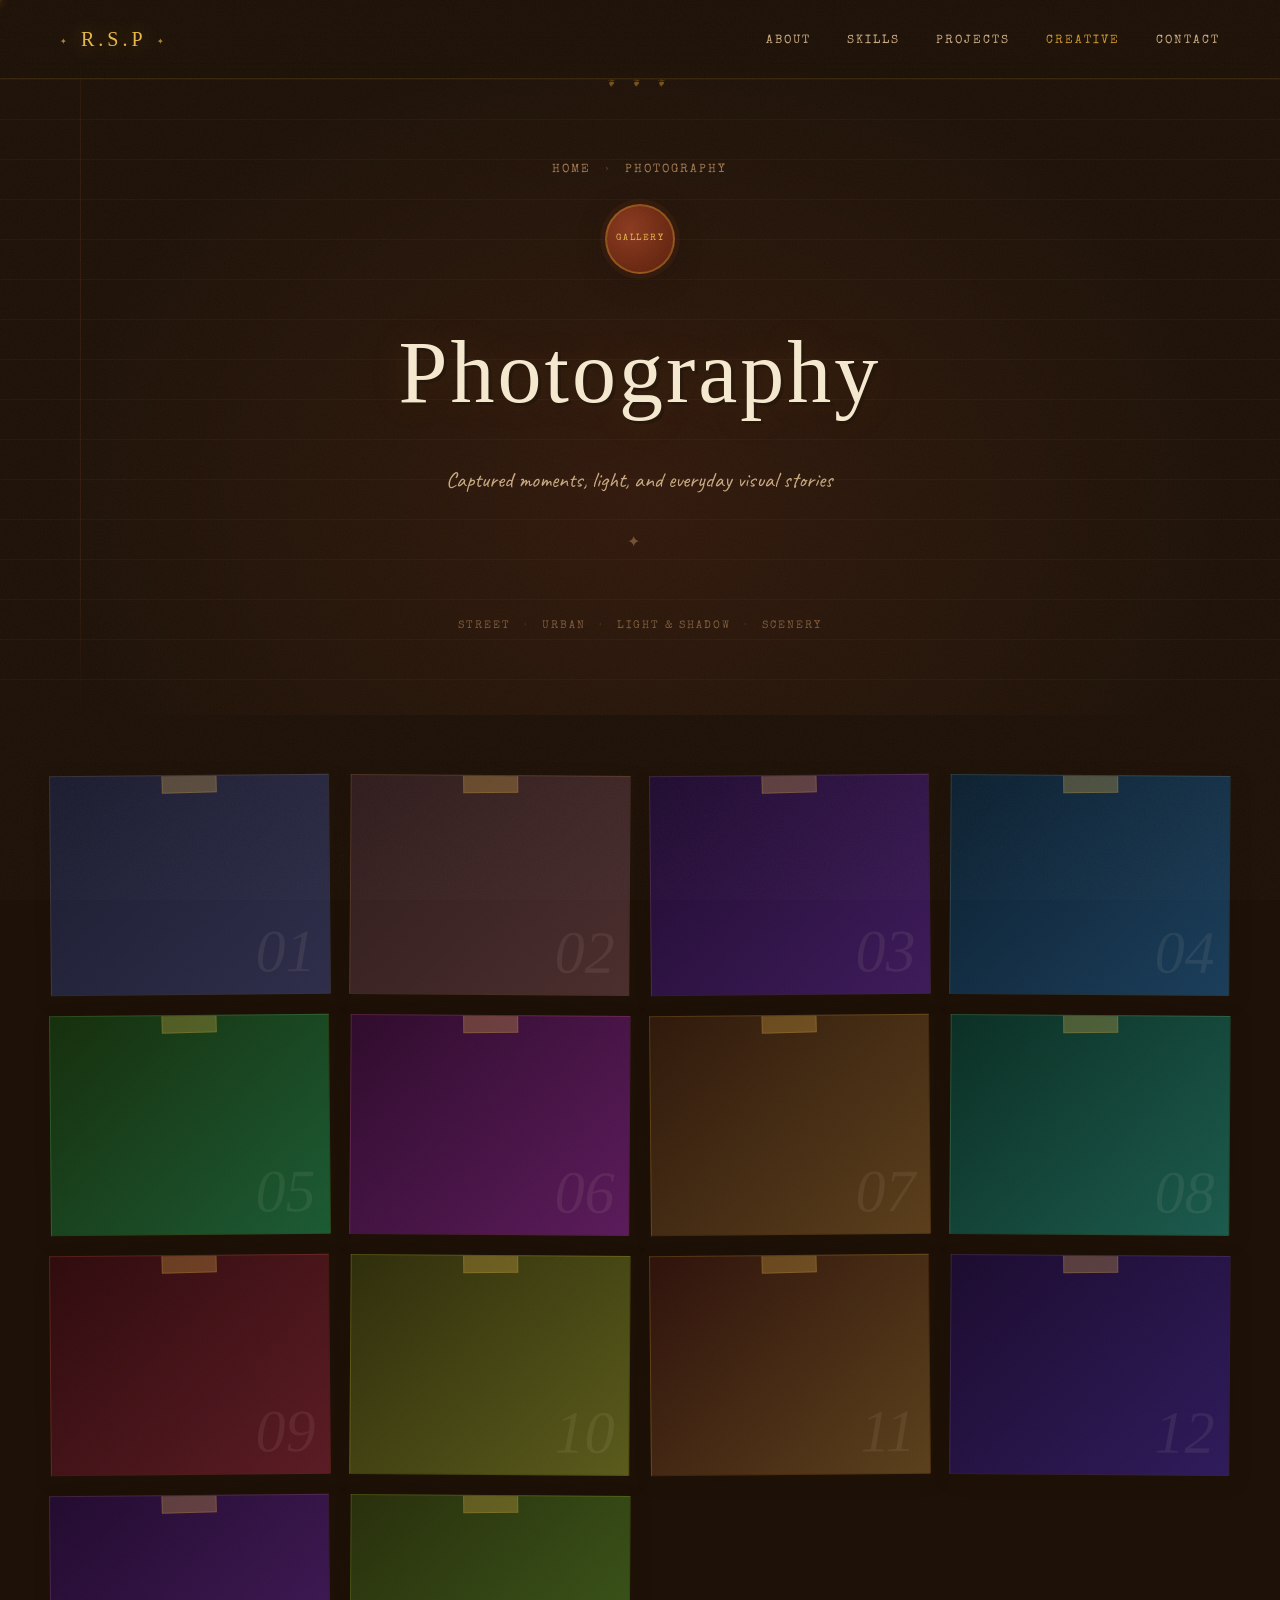
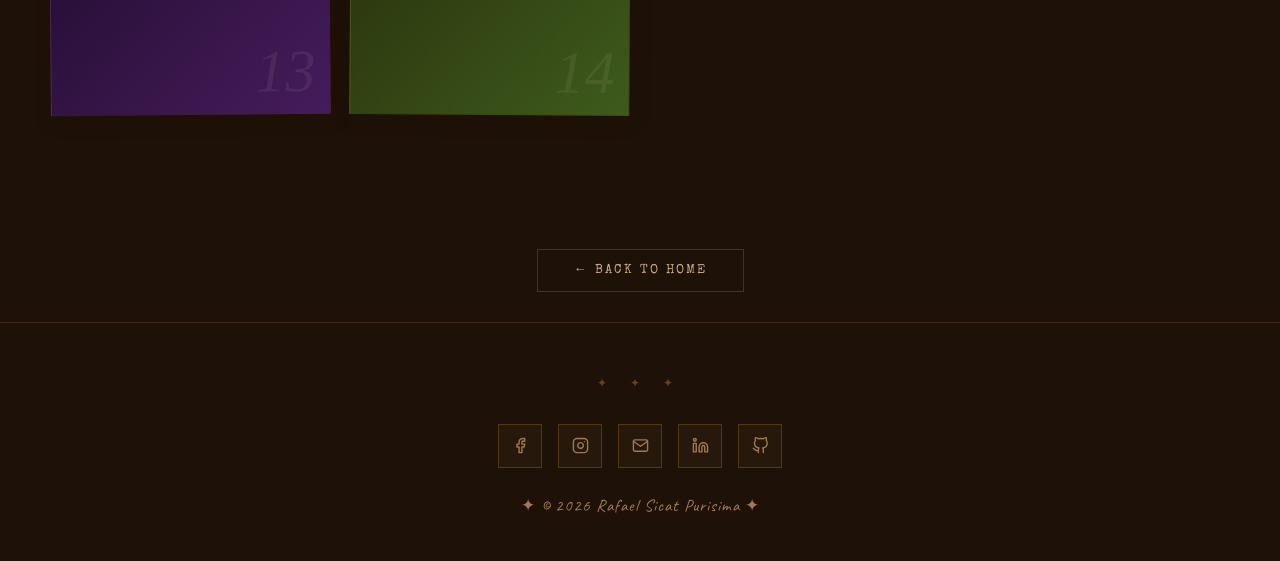
<file: RSPcreative.html>
<!DOCTYPE html>
<html lang="en">
<head>
    <meta charset="UTF-8">
    <meta name="viewport" content="width=device-width, initial-scale=1.0">
    <title>Creative Studio — Rafael Sicat Purisima</title>
    <link rel="stylesheet" href="index.css">
    <link rel="stylesheet" href="RSPcreative.css">
    <link rel="preconnect" href="https://fonts.googleapis.com">
    <link rel="preconnect" href="https://fonts.gstatic.com" crossorigin>
    <link href="https://fonts.googleapis.com/css2?family=Playfair+Display:ital,wght@0,400;0,700;0,900;1,400&family=Cormorant+Garamond:ital,wght@0,300;0,400;0,600;1,300;1,400&family=Special+Elite&family=Caveat:wght@400;500;600;700&family=IM+Fell+English:ital@0;1&display=swap" rel="stylesheet">
</head>
<body class="creative-page">

    <div class="cursor-quill" id="cursor"></div>
    <div id="dust-container"></div>

    <!-- ==================== NAVIGATION ==================== -->
    <nav>
        <div class="logo"><a href="index.html" style="text-decoration:none;color:inherit;">R.S.P</a></div>
        <ul class="nav-links">
            <li><a href="index.html" data-text="About">About</a></li>
            <li><a href="index.html" data-text="Skills">Skills</a></li>
            <li><a href="RSPprojects.html" data-text="Projects">Projects</a></li>
            <li><a href="RSPcreative.html" data-text="Creative" class="nav-active">Creative</a></li>
            <li><a href="index.html#contact" data-text="Contact">Contact</a></li>
        </ul>
    </nav>

    <!-- ==================== PAGE HEADER ==================== -->
<header class="creative-header">
    <div class="header-ruled-lines"></div>
    <div class="header-margin"></div>
    <div class="creative-header-content">
        <p class="breadcrumb"><a href="index.html">Home</a> <span>›</span> Photography</p>
        <div class="header-stamp"><span>Gallery</span></div>
        <h1 class="page-title">Photography</h1>
        <p class="page-subtitle">Captured moments, light, and everyday visual stories</p>
        <div class="ornament-line"><span>✦</span></div>
        <p class="page-meta">
            <span class="meta-tag">Street</span>
            <span class="meta-dot">·</span>
            <span class="meta-tag">Urban</span>
            <span class="meta-dot">·</span>
            <span class="meta-tag">Light & Shadow</span>
            <span class="meta-dot">·</span>
            <span class="meta-tag">Scenery</span>
        </p>
    </div>
</header>

<!-- ==================== MASONRY GALLERY ==================== -->
<main class="creative-main">
    <div class="gallery-grid" id="galleryGrid">

        <div class="gallery-item" data-index="0">
            <div class="gallery-inner" style="--c1:#1a1a2e;--c2:#2d2d4a;">
                <div class="gallery-overlay">
                    <span class="gallery-cat-label">Photography</span>
                    <h3 class="gallery-title">Untitled</h3>
                    <p class="gallery-caption">A captured moment</p>
                    <button class="gallery-open-btn" data-index="0">View ✦</button>
                </div>
                <div class="gallery-tape"></div>
                <div class="gallery-number">01</div>
            </div>
        </div>

        <div class="gallery-item" data-index="1">
            <div class="gallery-inner" style="--c1:#2e1a1a;--c2:#4a2d2d;">
                <div class="gallery-overlay">
                    <span class="gallery-cat-label">Photography</span>
                    <h3 class="gallery-title">Untitled</h3>
                    <p class="gallery-caption">A captured moment</p>
                    <button class="gallery-open-btn" data-index="1">View ✦</button>
                </div>
                <div class="gallery-tape"></div>
                <div class="gallery-number">02</div>
            </div>
        </div>

        <div class="gallery-item" data-index="2">
            <div class="gallery-inner" style="--c1:#1e0a2e;--c2:#3d1a5a;">
                <div class="gallery-overlay">
                    <span class="gallery-cat-label">Photography</span>
                    <h3 class="gallery-title">Untitled</h3>
                    <p class="gallery-caption">A captured moment</p>
                    <button class="gallery-open-btn" data-index="2">View ✦</button>
                </div>
                <div class="gallery-tape"></div>
                <div class="gallery-number">03</div>
            </div>
        </div>

        <div class="gallery-item" data-index="3">
            <div class="gallery-inner" style="--c1:#0a1e2e;--c2:#1a3d5a;">
                <div class="gallery-overlay">
                    <span class="gallery-cat-label">Photography</span>
                    <h3 class="gallery-title">Untitled</h3>
                    <p class="gallery-caption">A captured moment</p>
                    <button class="gallery-open-btn" data-index="3">View ✦</button>
                </div>
                <div class="gallery-tape"></div>
                <div class="gallery-number">04</div>
            </div>
        </div>

        <div class="gallery-item" data-index="4">
            <div class="gallery-inner" style="--c1:#152e0a;--c2:#1a5a33;">
                <div class="gallery-overlay">
                    <span class="gallery-cat-label">Photography</span>
                    <h3 class="gallery-title">Untitled</h3>
                    <p class="gallery-caption">A captured moment</p>
                    <button class="gallery-open-btn" data-index="4">View ✦</button>
                </div>
                <div class="gallery-tape"></div>
                <div class="gallery-number">05</div>
            </div>
        </div>

        <div class="gallery-item" data-index="5">
            <div class="gallery-inner" style="--c1:#2e0a2b;--c2:#5a1a5a;">
                <div class="gallery-overlay">
                    <span class="gallery-cat-label">Photography</span>
                    <h3 class="gallery-title">Untitled</h3>
                    <p class="gallery-caption">A captured moment</p>
                    <button class="gallery-open-btn" data-index="5">View ✦</button>
                </div>
                <div class="gallery-tape"></div>
                <div class="gallery-number">06</div>
            </div>
        </div>

        <div class="gallery-item" data-index="6">
            <div class="gallery-inner" style="--c1:#2e180a;--c2:#5a3e1a;">
                <div class="gallery-overlay">
                    <span class="gallery-cat-label">Photography</span>
                    <h3 class="gallery-title">Untitled</h3>
                    <p class="gallery-caption">A captured moment</p>
                    <button class="gallery-open-btn" data-index="6">View ✦</button>
                </div>
                <div class="gallery-tape"></div>
                <div class="gallery-number">07</div>
            </div>
        </div>

        <div class="gallery-item" data-index="7">
            <div class="gallery-inner" style="--c1:#0a2e23;--c2:#1a5a4c;">
                <div class="gallery-overlay">
                    <span class="gallery-cat-label">Photography</span>
                    <h3 class="gallery-title">Untitled</h3>
                    <p class="gallery-caption">A captured moment</p>
                    <button class="gallery-open-btn" data-index="7">View ✦</button>
                </div>
                <div class="gallery-tape"></div>
                <div class="gallery-number">08</div>
            </div>
        </div>

        <div class="gallery-item" data-index="8">
            <div class="gallery-inner" style="--c1:#2e0a0c;--c2:#5a1a23;">
                <div class="gallery-overlay">
                    <span class="gallery-cat-label">Photography</span>
                    <h3 class="gallery-title">Untitled</h3>
                    <p class="gallery-caption">A captured moment</p>
                    <button class="gallery-open-btn" data-index="8">View ✦</button>
                </div>
                <div class="gallery-tape"></div>
                <div class="gallery-number">09</div>
            </div>
        </div>

        <div class="gallery-item" data-index="9">
            <div class="gallery-inner" style="--c1:#2e2d0a;--c2:#595a1a;">
                <div class="gallery-overlay">
                    <span class="gallery-cat-label">Photography</span>
                    <h3 class="gallery-title">Untitled</h3>
                    <p class="gallery-caption">A captured moment</p>
                    <button class="gallery-open-btn" data-index="9">View ✦</button>
                </div>
                <div class="gallery-tape"></div>
                <div class="gallery-number">10</div>
            </div>
        </div>

        <div class="gallery-item" data-index="10">
            <div class="gallery-inner" style="--c1:#2e110a;--c2:#5a401a;">
                <div class="gallery-overlay">
                    <span class="gallery-cat-label">Photography</span>
                    <h3 class="gallery-title">Untitled</h3>
                    <p class="gallery-caption">A captured moment</p>
                    <button class="gallery-open-btn" data-index="10">View ✦</button>
                </div>
                <div class="gallery-tape"></div>
                <div class="gallery-number">11</div>
            </div>
        </div>

        <div class="gallery-item" data-index="11">
            <div class="gallery-inner" style="--c1:#1b0a2e;--c2:#2d1a5a;">
                <div class="gallery-overlay">
                    <span class="gallery-cat-label">Photography</span>
                    <h3 class="gallery-title">Untitled</h3>
                    <p class="gallery-caption">A captured moment</p>
                    <button class="gallery-open-btn" data-index="11">View ✦</button>
                </div>
                <div class="gallery-tape"></div>
                <div class="gallery-number">12</div>
            </div>
        </div>

         <div class="gallery-item" data-index="12">
            <div class="gallery-inner" style="--c1:#210a2e;--c2:#431a5a;">
                <div class="gallery-overlay">
                    <span class="gallery-cat-label">Photography</span>
                    <h3 class="gallery-title">Untitled</h3>
                    <p class="gallery-caption">A captured moment</p>
                    <button class="gallery-open-btn" data-index="12">View ✦</button>
                </div>
                <div class="gallery-tape"></div>
                <div class="gallery-number">13</div>
            </div>
        </div>

         <div class="gallery-item" data-index="13">
            <div class="gallery-inner" style="--c1:#272e0a;--c2:#3c5a1a;">
                <div class="gallery-overlay">
                    <span class="gallery-cat-label">Photography</span>
                    <h3 class="gallery-title">Untitled</h3>
                    <p class="gallery-caption">A captured moment</p>
                    <button class="gallery-open-btn" data-index="13">View ✦</button>
                </div>
                <div class="gallery-tape"></div>
                <div class="gallery-number">14</div>
            </div>
        </div>

    </div>
</main>

<!-- ==================== LIGHTBOX ==================== -->
<div class="lightbox-backdrop" id="lightboxBackdrop">
  <div class="lightbox-container" id="lightboxContainer">

    <!-- Close button -->
    <button class="lightbox-close" id="lightboxClose">✕</button>

    <!-- Navigation arrows -->
    <button class="lightbox-arrow lightbox-arrow--left" id="lightboxPrev">‹</button>
    <button class="lightbox-arrow lightbox-arrow--right" id="lightboxNext">›</button>

    <!-- Main visual -->
    <div class="lightbox-visual" id="lightboxVisual">
      <div class="lightbox-film-strip" id="lightboxFilm">
        <div class="film-hole film-hole--tl"></div>
        <div class="film-hole film-hole--tr"></div>
        <div class="film-hole film-hole--bl"></div>
        <div class="film-hole film-hole--br"></div>
        <div class="lightbox-image-area" id="lightboxImageArea"></div>
      </div>
    </div>

    <!-- Info panel -->
    <div class="lightbox-panel" id="lightboxPanel">
      <div class="lightbox-panel-inner">
        <span class="lightbox-cat" id="lightboxCat"></span>
        <h2 class="lightbox-title" id="lightboxTitle"></h2>
        <p class="lightbox-caption" id="lightboxCaption"></p>
        <div class="ornament-line"><span>✦</span></div>
        <p class="lightbox-desc" id="lightboxDesc"></p>
        <div class="lightbox-meta" id="lightboxMeta"></div>
        <div class="lightbox-counter" id="lightboxCounter"></div>
      </div>
    </div>

  </div>
</div>

    <!-- ==================== BACK BUTTON ==================== -->
    <div class="back-to-home">
        <a href="index.html" class="back-btn">← Back to Home</a>
    </div>

    <footer>
        <div class="footer-socials">
            <a href="https://www.facebook.com/rafael.purisima.29" target="_blank" title="Facebook">
                <svg viewBox="0 0 24 24" fill="none" stroke="currentColor" stroke-width="2" stroke-linecap="round" stroke-linejoin="round"><path d="M18 2h-3a5 5 0 0 0-5 5v3H7v4h3v8h4v-8h3l1-4h-4V7a1 1 0 0 1 1-1h3z"/></svg>
            </a>
            <a href="https://www.instagram.com/rafael_purisima/" target="_blank" title="Instagram">
                <svg viewBox="0 0 24 24" fill="none" stroke="currentColor" stroke-width="2" stroke-linecap="round" stroke-linejoin="round"><rect x="2" y="2" width="20" height="20" rx="5" ry="5"/><path d="M16 11.37A4 4 0 1 1 12.63 8 4 4 0 0 1 16 11.37z"/><line x1="17.5" y1="6.5" x2="17.51" y2="6.5"/></svg>
            </a>
            <a href="mailto:purisimarafael4@gmail.com" title="Email Me">
                <svg viewBox="0 0 24 24" fill="none" stroke="currentColor" stroke-width="2" stroke-linecap="round" stroke-linejoin="round"> <path d="M4 4h16c1.1 0 2 .9 2 2v12c0 1.1-.9 2-2 2H4c-1.1 0-2-.9-2-2V6c0-1.1.9-2 2-2z"/> <polyline points="22,6 12,13 2,6"/></svg>
            </a>
            <a href="https://www.linkedin.com/in/rafael-purisima-316452318/" target="_blank" title="LinkedIn">
                <svg viewBox="0 0 24 24" fill="none" stroke="currentColor" stroke-width="2" stroke-linecap="round" stroke-linejoin="round"><path d="M16 8a6 6 0 0 1 6 6v7h-4v-7a2 2 0 0 0-2-2 2 2 0 0 0-2 2v7h-4v-7a6 6 0 0 1 6-6z"/><rect x="2" y="9" width="4" height="12"/><circle cx="4" cy="4" r="2"/></svg>
            </a>
            <a href="https://github.com/Rafael2023272" target="_blank" title="GitHub">
                <svg viewBox="0 0 24 24" fill="none" stroke="currentColor" stroke-width="2" stroke-linecap="round" stroke-linejoin="round"><path d="M9 19c-5 1.5-5-2.5-7-3m14 6v-3.87a3.37 3.37 0 0 0-.94-2.61c3.14-.35 6.44-1.54 6.44-7A5.44 5.44 0 0 0 20 4.77 5.07 5.07 0 0 0 19.91 1S18.73.65 16 2.48a13.38 13.38 0 0 0-7 0C6.27.65 5.09 1 5.09 1A5.07 5.07 0 0 0 5 4.77a5.44 5.44 0 0 0-1.5 3.78c0 5.42 3.3 6.61 6.44 7A3.37 3.37 0 0 0 9 18.13V22"/></svg>
            </a>
        </div>
        <p>✦ &copy; 2026 Rafael Sicat Purisima ✦</p>
    </footer>

    <script src="index.js"></script>
    <script src="RSPcreative.js"></script>
</body>
</html>
</file>
<file: index.css>
@import url('https://fonts.googleapis.com/css2?family=Playfair+Display:ital,wght@0,400;0,500;0,700;0,900;1,400;1,700&family=Cormorant+Garamond:ital,wght@0,300;0,400;0,500;0,600;1,300;1,400;1,600&family=Special+Elite&family=Caveat:wght@400;500;600;700&family=IM+Fell+English:ital@0;1&display=swap');

/* ===================== VARIABLES ===================== */
:root {
    --espresso:   #1e1208;
    --mocha:      #3b2314;
    --sepia:      #6b4a2e;
    --tan:        #a07850;
    --beige:      #c9aa82;
    --cream:      #ede0c4;
    --parchment:  #f5ead0;
    --ivory:      #fdf6e3;
    --gold:       #c9922a;
    --gold-light: #e8b84b;
    --rust:       #8b3a1f;
    --ink:        #2a1a0e;
    --aged-white: #f0e6cc;
    --shadow:     rgba(30,18,8,0.6);
}

/* ===================== RESET ===================== */
*, *::before, *::after { margin: 0; padding: 0; box-sizing: border-box; }
html { scroll-behavior: smooth; }

/* ===================== BODY ===================== */
body {
    font-family: 'Cormorant Garamond', serif;
    background-color: var(--espresso);
    color: var(--ink);
    line-height: 1.7;
    overflow-x: hidden;
    position: relative;
    cursor: none;
}

/* ===================== CUSTOM CURSOR ===================== */
.cursor-quill {
    position: fixed;
    width: 20px; height: 20px;
    pointer-events: none;
    z-index: 99999;
    transform: translate(-50%, -50%);
    transition: transform 0.1s ease;
}
.cursor-quill::before {
    content: '✦';
    font-size: 14px;
    color: var(--gold);
    text-shadow: 0 0 8px rgba(201,146,42,0.8);
    display: block;
    animation: cursorPulse 2s ease-in-out infinite;
}
@keyframes cursorPulse {
    0%,100% { opacity: 1; transform: scale(1); }
    50%      { opacity: 0.6; transform: scale(1.4); }
}

/* ===================== PAPER TEXTURE OVERLAY ===================== */
body::before {
    content: '';
    position: fixed; inset: 0;
    background-image:
        url("data:image/svg+xml,%3Csvg xmlns='http://www.w3.org/2000/svg' width='300' height='300'%3E%3Cfilter id='paper'%3E%3CfeTurbulence type='fractalNoise' baseFrequency='0.65' numOctaves='3' stitchTiles='stitch'/%3E%3CfeColorMatrix type='saturate' values='0'/%3E%3C/filter%3E%3Crect width='300' height='300' filter='url(%23paper)' opacity='0.07'/%3E%3C/svg%3E");
    pointer-events: none; z-index: 9998;
    opacity: 0.5;
    animation: grain 12s steps(8) infinite;
}
@keyframes grain {
    0%,100% { transform: translate(0,0) rotate(0deg); }
    12%     { transform: translate(-3%, -8%); }
    25%     { transform: translate(-10%, 4%); }
    37%     { transform: translate(5%, -18%); }
    50%     { transform: translate(-4%, 20%); }
    62%     { transform: translate(-12%, 8%); }
    75%     { transform: translate(12%, 0%); }
    87%     { transform: translate(2%, 12%); }
}

/* ===================== FLOATING DUST PARTICLES ===================== */
.dust-particle {
    position: fixed;
    width: 2px; height: 2px;
    background: var(--gold-light);
    border-radius: 50%;
    pointer-events: none;
    z-index: 9997;
    opacity: 0;
    animation: floatDust linear infinite;
}
@keyframes floatDust {
    0%   { transform: translateY(100vh) translateX(0); opacity: 0; }
    10%  { opacity: 0.4; }
    90%  { opacity: 0.2; }
    100% { transform: translateY(-10vh) translateX(40px); opacity: 0; }
}

/* ===================== NAVIGATION ===================== */
nav {
    position: fixed; top: 0; width: 100%;
    padding: 22px 60px;
    display: flex; justify-content: space-between; align-items: center;
    z-index: 1000;
    background: linear-gradient(180deg, rgba(30,18,8,0.98) 0%, transparent 100%);
    backdrop-filter: blur(12px);
    border-bottom: 1px solid rgba(201,146,42,0.15);
}
nav::after {
    content: '❦ ❦ ❦';
    position: absolute; bottom: -14px; left: 50%;
    transform: translateX(-50%);
    color: var(--gold); font-size: 10px; letter-spacing: 8px;
    opacity: 0.5;
}
.logo {
    font-family: 'IM Fell English', serif;
    font-size: 20px; font-weight: 400;
    letter-spacing: 4px; color: var(--gold-light);
    text-transform: uppercase;
    text-shadow: 0 0 20px rgba(232,184,75,0.4);
    position: relative;
}
.logo::before {
    content: '✦';
    font-size: 8px; margin-right: 10px;
    vertical-align: middle; opacity: 0.7;
}
.logo::after {
    content: '✦';
    font-size: 8px; margin-left: 10px;
    vertical-align: middle; opacity: 0.7;
}
.nav-links { display: flex; gap: 36px; list-style: none; }
.nav-links a {
    color: var(--beige); text-decoration: none;
    font-family: 'Special Elite', cursive;
    font-size: 12px; letter-spacing: 2px;
    text-transform: uppercase;
    position: relative; transition: color .4s;
}
.nav-links a::before {
    content: attr(data-text);
    position: absolute; top: 0; left: 0;
    color: var(--gold-light);
    clip-path: inset(0 100% 0 0);
    transition: clip-path 0.4s ease;
    white-space: nowrap;
}
.nav-links a:hover { color: transparent; }
.nav-links a:hover::before { clip-path: inset(0 0% 0 0); }

/* ===================== BURGER BUTTON ===================== */
.nav-burger {
    display: none;
    flex-direction: column;
    justify-content: center;
    align-items: center;
    gap: 5px;
    width: 42px; height: 42px;
    background: transparent;
    border: 1px solid rgba(201,146,42,0.3);
    cursor: pointer;
    padding: 0;
    position: relative;
    z-index: 1100;
    transition: border-color 0.3s;
}
.nav-burger:hover {
    border-color: rgba(201,146,42,0.7);
}
.nav-burger span {
    display: block;
    width: 20px; height: 1.5px;
    background: var(--gold-light);
    transition: transform 0.4s cubic-bezier(0.23,1,0.32,1), opacity 0.3s, width 0.3s;
    transform-origin: center;
}
.nav-burger span:nth-child(2) {
    width: 14px; /* shorter middle line for style */
}

/* Burger → X animation */
.nav-burger.open span:nth-child(1) {
    transform: translateY(6.5px) rotate(45deg);
    width: 20px;
}
.nav-burger.open span:nth-child(2) {
    opacity: 0;
    transform: scaleX(0);
}
.nav-burger.open span:nth-child(3) {
    transform: translateY(-6.5px) rotate(-45deg);
    width: 20px;
}

/* ===================== MOBILE NAV OVERLAY ===================== */
@media (max-width: 900px) {
    .nav-burger { display: flex; }

    .nav-links {
        position: fixed;
        top: 0; left: 0;
        width: 100%;
        height: 100vh;          /* ← must be explicit, not inset:0 */
        min-height: 100vh;
        flex-direction: column;
        justify-content: center;
        align-items: center;
        gap: 0;
        list-style: none;
        padding: 80px 0 60px;   /* ← room for top/bottom ornaments */
        margin: 0;
        overflow-y: auto;       /* ← scroll if screen is very short */
        background:
            repeating-linear-gradient(
                180deg,
                transparent 0px, transparent 29px,
                rgba(160,120,80,0.07) 29px, rgba(160,120,80,0.07) 30px
            ),
            linear-gradient(160deg, rgba(20,12,4,0.98) 0%, rgba(35,20,8,0.99) 100%);
        backdrop-filter: blur(20px);
        z-index: 1050;

        clip-path: inset(0 0 100% 0);
        pointer-events: none;
        transition: clip-path 0.55s cubic-bezier(0.23,1,0.32,1);
    }

     .nav-links.open {
        clip-path: inset(0 0 0% 0);
        pointer-events: all;
    }

    .nav-links li {
        width: 100%;
        text-align: center;
        border-bottom: 1px solid rgba(160,120,80,0.12);
        opacity: 0;
        transform: translateY(16px);
        transition: opacity 0.4s ease, transform 0.4s ease;
    }

    /* Staggered reveal per item */
    .nav-links.open li:nth-child(1) { transition-delay: 0.08s; opacity: 1; transform: none; }
    .nav-links.open li:nth-child(2) { transition-delay: 0.13s; opacity: 1; transform: none; }
    .nav-links.open li:nth-child(3) { transition-delay: 0.18s; opacity: 1; transform: none; }
    .nav-links.open li:nth-child(4) { transition-delay: 0.23s; opacity: 1; transform: none; }
    .nav-links.open li:nth-child(5) { transition-delay: 0.28s; opacity: 1; transform: none; }
    .nav-links.open li:nth-child(6) { transition-delay: 0.33s; opacity: 1; transform: none; }
    .nav-links.open li:nth-child(7) { transition-delay: 0.38s; opacity: 1; transform: none; }

    .nav-links a {
        display: block;
        padding: 22px 40px;
        font-size: 13px; letter-spacing: 4px;
    }

    .nav-links .nav-cv-btn {
        margin: 28px auto 0;
        display: block;
    }

    /* Ornamental label above links */
    .nav-links::before {
        content: '✦  Navigation  ✦';
        font-family: 'Special Elite', cursive;
        font-size: 10px; letter-spacing: 6px;
        color: var(--gold);
        opacity: 0.5;
        position: absolute;
        top: 38px; left: 50%;
        transform: translateX(-50%);
        white-space: nowrap;
    }

    /* Ornament bottom */
    .nav-links::after {
        content: '❦ ❦ ❦';
        font-size: 10px; letter-spacing: 8px;
        color: var(--gold);
        opacity: 0.3;
        position: absolute;
        bottom: 38px; left: 50%;
        transform: translateX(-50%);
    }
}

/* ===================== HERO — OPEN DIARY PAGE ===================== */
.hero {
    min-height: 100vh;
    display: flex; flex-direction: column;
    justify-content: center; align-items: center;
    text-align: center;
    padding: 120px 40px 80px;
    position: relative; overflow: hidden;
    background: radial-gradient(ellipse at 50% 60%, rgba(107,74,46,0.3) 0%, transparent 70%);
}

/* Ruled lines background */
.hero::after {
    content: '';
    position: absolute; inset: 0;
    background-image: repeating-linear-gradient(
        transparent,
        transparent 39px,
        rgba(201,146,42,0.06) 39px,
        rgba(201,146,42,0.06) 40px
    );
    pointer-events: none;
}

/* Red margin line */
.hero-margin-line {
    position: absolute;
    left: 80px; top: 0; bottom: 0;
    width: 1px;
    background: linear-gradient(180deg, transparent, rgba(139,58,31,0.25) 20%, rgba(139,58,31,0.25) 80%, transparent);
}

.hero-content {
    position: relative; z-index: 1;
    max-width: 900px;
    animation: diaryOpen 1.4s cubic-bezier(0.23, 1, 0.32, 1) forwards;
}
@keyframes diaryOpen {
    0%   { opacity: 0; transform: translateY(60px) rotateX(8deg); filter: blur(4px); }
    100% { opacity: 1; transform: translateY(0) rotateX(0deg); filter: blur(0); }
}

/* Decorative stamp / wax seal effect */
.hero-stamp {
    width: 90px; height: 90px;
    border-radius: 50%;
    background: radial-gradient(circle at 35% 35%, var(--rust), #5a1e0a);
    border: 3px solid rgba(201,146,42,0.5);
    display: flex; align-items: center; justify-content: center;
    margin: 0 auto 30px;
    position: relative;
    box-shadow: 0 0 0 6px rgba(139,58,31,0.15), 0 8px 30px rgba(30,18,8,0.6);
    animation: stampDrop 0.6s 0.8s cubic-bezier(0.34, 1.56, 0.64, 1) both;
}
@keyframes stampDrop {
    0%   { transform: scale(0) rotate(-20deg); opacity: 0; }
    100% { transform: scale(1) rotate(0deg); opacity: 1; }
}
.hero-stamp::before {
    content: '✦ RSP ✦';
    font-family: 'Special Elite', cursive;
    font-size: 9px; letter-spacing: 2px;
    color: var(--gold-light); text-align: center;
    line-height: 1.4;
}
.hero-stamp::after {
    content: '';
    position: absolute; inset: 6px;
    border-radius: 50%;
    border: 1px solid rgba(201,146,42,0.35);
}

.hero h1 {
    font-family: 'IM Fell English', serif;
    font-size: clamp(38px, 6.5vw, 88px);
    font-weight: 400; letter-spacing: 2px;
    margin-bottom: 16px;
    color: var(--parchment);
    text-shadow: 3px 3px 0 rgba(30,18,8,0.5), 0 0 40px rgba(201,146,42,0.2);
    line-height: 1.15;
    animation: inkDry 2s 0.4s ease both;
}
@keyframes inkDry {
    0%  { opacity: 0; filter: blur(2px) brightness(2); }
    40% { opacity: 1; filter: blur(0) brightness(1.3); }
    100%{ filter: blur(0) brightness(1); }
}

/* Underline with ink effect */
.hero h1 span {
    position: relative; display: inline-block;
}
.hero h1 span::after {
    content: '';
    position: absolute; bottom: -4px; left: 0; right: 0;
    height: 2px;
    background: linear-gradient(90deg, transparent 5%, var(--gold) 20%, var(--gold-light) 50%, var(--gold) 80%, transparent 95%);
    animation: inkUnderline 1s 1.6s ease-out both;
    transform-origin: left;
}
@keyframes inkUnderline {
    from { transform: scaleX(0); }
    to   { transform: scaleX(1); }
}

.hero .subtitle {
    font-family: 'Caveat', cursive;
    font-size: clamp(20px, 3vw, 30px);
    color: var(--tan); letter-spacing: 2px;
    margin-bottom: 28px; font-weight: 500;
    opacity: 0; animation: fadeInUp 0.8s 1.2s ease-out forwards;
}

.hero .tagline {
    font-family: 'Cormorant Garamond', serif;
    font-size: clamp(15px, 2vw, 19px);
    color: var(--cream); font-style: italic;
    max-width: 650px; margin: 0 auto 40px;
    letter-spacing: 0.5px; line-height: 2;
    font-weight: 300;
    opacity: 0; animation: fadeInUp 0.8s 1.5s ease-out forwards;
}

/* Date stamp */
.hero-date {
    font-family: 'Special Elite', cursive;
    font-size: 12px; color: var(--tan);
    letter-spacing: 3px; opacity: 0.6;
    margin-bottom: 40px;
    animation: fadeInUp 0.8s 1.8s ease-out forwards; opacity: 0;
}

@keyframes fadeInUp {
    from { opacity: 0; transform: translateY(20px); }
    to   { opacity: 1; transform: translateY(0); }
}

.cta-button {
    display: inline-block; padding: 16px 46px;
    font-family: 'Special Elite', cursive;
    font-size: 13px; letter-spacing: 3px; text-transform: uppercase;
    color: var(--gold-light); text-decoration: none;
    border: 1px solid var(--gold); position: relative;
    background: transparent; overflow: hidden;
    transition: color .5s;
    opacity: 0; animation: fadeInUp 0.8s 2s ease-out forwards;
}
.cta-button::before {
    content: '';
    position: absolute; top: 0; left: -100%;
    width: 100%; height: 100%;
    background: linear-gradient(135deg, var(--gold) 0%, var(--tan) 100%);
    transition: left .5s cubic-bezier(0.23, 1, 0.32, 1); z-index: -1;
}
.cta-button:hover { color: var(--espresso); }
.cta-button:hover::before { left: 0; }
/* Corner ornaments on button */
.cta-button::after {
    content: '✦';
    position: absolute; right: 12px; top: 50%; transform: translateY(-50%);
    font-size: 10px; color: var(--gold); transition: color .5s;
}
.cta-button:hover::after { color: var(--espresso); }

/* ===================== TORN PAPER DIVIDER ===================== */
.torn-divider {
    width: 100%; height: 60px;
    position: relative; overflow: hidden;
    margin: 0;
}
.torn-divider svg {
    width: 100%; height: 100%;
    display: block;
}

/* ===================== PAPER PAGE SECTIONS ===================== */
.page-section {
    background: var(--parchment);
    position: relative;
    padding: 0;
    margin: 0;
    overflow: hidden;
}
.page-section::before {
    content: '';
    position: absolute; inset: 0;
    background-image:
        repeating-linear-gradient(transparent, transparent 29px, rgba(160,120,80,0.12) 29px, rgba(160,120,80,0.12) 30px);
    pointer-events: none; z-index: 0;
}

/* Left binding shadow */
.page-section::after {
    content: '';
    position: absolute; top: 0; left: 0; bottom: 0;
    width: 50px;
    background: linear-gradient(90deg, rgba(30,18,8,0.12) 0%, transparent 100%);
    pointer-events: none;
}

/* Red margin line on paper sections */
.page-margin {
    position: absolute; left: 60px; top: 0; bottom: 0;
    width: 1px;
    background: rgba(139,58,31,0.2);
    z-index: 1;
}

section {
    padding: 100px 80px;
    position: relative; z-index: 1;
    max-width: 1300px;
    margin: 0 auto;
}

.section-title {
    font-family: 'IM Fell English', serif;
    font-size: clamp(32px, 5vw, 64px);
    font-weight: 400; text-align: center;
    margin-bottom: 12px; letter-spacing: 2px;
    color: var(--mocha);
    text-shadow: 2px 2px 0 rgba(201,146,42,0.15);
    position: relative;
}
.section-title::before,
.section-title::after {
    content: '— ';
    font-family: 'Caveat', cursive;
    font-size: 0.6em; color: var(--tan); opacity: 0.7;
}
.section-title::after { content: ' —'; }

.section-subtitle {
    text-align: center;
    font-family: 'Caveat', cursive;
    font-size: 22px; color: var(--sepia);
    margin-bottom: 20px; letter-spacing: 1px;
    font-weight: 500;
}

/* ===================== ORNAMENTAL DIVIDERS ===================== */
.ornament-line {
    text-align: center; margin: 30px 0 60px;
    color: var(--tan); font-size: 16px; letter-spacing: 12px;
    opacity: 0.6;
}

/* ===================== ABOUT ===================== */
.about-layout {
    display: grid;
    grid-template-columns: 1fr 1.5fr;
    gap: 80px; align-items: start;
    max-width: 1050px; margin: 0 auto;
}

.about-portrait-wrap {
    position: relative;
    display: flex; justify-content: center;
}

/* Tape strips */
.tape-strip {
    position: absolute;
    width: 80px; height: 28px;
    background: rgba(232,184,75,0.35);
    z-index: 10;
    border: 1px solid rgba(232,184,75,0.2);
    backdrop-filter: blur(1px);
}
.tape-strip.top-l { top: -8px; left: 30px; transform: rotate(-3deg); }
.tape-strip.top-r { top: -6px; right: 30px; transform: rotate(4deg); }
.tape-strip.bot-l { bottom: -8px; left: 40px; transform: rotate(2deg); }
.tape-strip.bot-r { bottom: -6px; right: 25px; transform: rotate(-5deg); }

.portrait-frame {
    position: relative;
    width: 290px; height: 370px;
    box-shadow: 6px 8px 30px rgba(30,18,8,0.4), 2px 2px 0 rgba(201,146,42,0.2);
    transform: rotate(-1.5deg);
    transition: transform 0.5s ease, box-shadow 0.5s ease;
}
.portrait-frame:hover {
    transform: rotate(0deg) scale(1.02);
    box-shadow: 10px 14px 40px rgba(30,18,8,0.5), 2px 2px 0 rgba(201,146,42,0.3);
}
.portrait-frame img {
    width: 100%; height: 100%;
    object-fit: cover; display: block;
    filter: sepia(30%) contrast(1.05) brightness(0.95) saturate(1.2);
    transition: filter 0.6s ease;
}
.portrait-frame:hover img {
    filter: sepia(15%) contrast(1.08) brightness(0.98) saturate(1);
}
.portrait-vignette {
    position: absolute; inset: 0;
    background: radial-gradient(ellipse at center, transparent 55%, rgba(30,18,8,0.45) 100%);
    pointer-events: none;
}
/* Photo border */
.portrait-frame::before {
    content: '';
    position: absolute; inset: 10px;
    border: 1px solid rgba(201,146,42,0.2);
    pointer-events: none; z-index: 2;
}

/* Handwritten caption under photo */
.photo-caption {
    text-align: center; margin-top: 30px;
    font-family: 'Caveat', cursive;
    font-size: 18px; color: var(--sepia);
    transform: rotate(-1deg);
}

.about-content {
    position: relative;
}

/* Sticky note */
.sticky-note {
    background: rgba(232,184,75,0.2);
    border-left: 3px solid var(--gold);
    padding: 16px 20px;
    margin-bottom: 30px;
    transform: rotate(0.5deg);
    font-family: 'Caveat', cursive;
    font-size: 19px; color: var(--mocha);
    line-height: 1.5;
    box-shadow: 2px 4px 12px rgba(30,18,8,0.1);
    transition: transform 0.3s ease;
}
.sticky-note:hover { transform: rotate(0deg) scale(1.01); }

.about-content p {
    font-family: 'Cormorant Garamond', serif;
    font-size: 18px; line-height: 2.1;
    color: var(--mocha); margin-bottom: 24px;
    letter-spacing: 0.3px;
}
.about-content .highlight {
    color: var(--rust); font-weight: 600;
    border-bottom: 1px dotted var(--rust);
}

/* Ink underline text emphasis */
.ink-underline {
    position: relative; display: inline;
}
.ink-underline::after {
    content: '';
    position: absolute; bottom: -2px; left: 0; right: 0;
    height: 1px;
    background: var(--sepia); opacity: 0.5;
}

/* ===================== SKILLS ===================== */
.skills-grid {
    display: grid;
    grid-template-columns: repeat(3, 1fr);
    gap: 36px; margin-top: 20px;
}

.skill-card {
    background: var(--ivory);
    border: 1px solid rgba(160,120,80,0.3);
    padding: 36px 28px;
    position: relative;
    transition: all 0.5s cubic-bezier(0.23, 1, 0.32, 1);
    box-shadow: 3px 5px 20px rgba(30,18,8,0.12);
    transform-origin: center;
}
/* Folded corner effect */
.skill-card::before {
    content: '';
    position: absolute; bottom: 0; right: 0;
    width: 0; height: 0;
    border-style: solid;
    border-width: 0 0 32px 32px;
    border-color: transparent transparent var(--parchment) transparent;
    z-index: 2;
    filter: drop-shadow(-2px -2px 3px rgba(30,18,8,0.15));
    transition: border-width 0.3s ease;
}
.skill-card::after {
    content: '';
    position: absolute; top: 0; left: 0;
    height: 3px; width: 0;
    background: linear-gradient(90deg, var(--rust), var(--gold));
    transition: width 0.4s ease;
}
.skill-card:hover {
    transform: translateY(-8px) rotate(0.3deg);
    box-shadow: 6px 12px 35px rgba(30,18,8,0.2);
    border-color: var(--tan);
}
.skill-card:hover::before { border-width: 0 0 48px 48px; }
.skill-card:hover::after { width: 100%; }

.skill-card h3 {
    font-family: 'IM Fell English', serif;
    font-size: 22px; margin-bottom: 20px;
    color: var(--rust); letter-spacing: 1px;
    padding-bottom: 10px;
    border-bottom: 1px dashed rgba(160,120,80,0.4);
}
.skill-card ul { list-style: none; }
.skill-card li {
    padding: 7px 0 7px 22px;
    font-family: 'Cormorant Garamond', serif;
    color: var(--mocha); font-size: 16px;
    letter-spacing: 0.3px; position: relative;
    transition: color 0.3s, transform 0.3s;
}
.skill-card li::before {
    content: '✦';
    position: absolute; left: 0;
    color: var(--gold); font-size: 9px;
    top: 10px;
}
.skill-card:hover li { color: var(--ink); }

/* ===================== PROJECTS ===================== */
.projects-grid {
    display: grid;
    grid-template-columns: repeat(auto-fit, minmax(340px, 1fr));
    gap: 44px; margin-top: 20px;
}

.project-card {
    position: relative; overflow: hidden;
    background: var(--ivory);
    border: 1px solid rgba(160,120,80,0.25);
    box-shadow: 4px 6px 24px rgba(30,18,8,0.15);
    transition: transform 0.5s cubic-bezier(0.23, 1, 0.32, 1), box-shadow 0.5s;
    cursor: pointer;
}
/* Lined paper inside */
.project-card::before {
    content: '';
    position: absolute; inset: 0;
    background-image: repeating-linear-gradient(transparent, transparent 24px, rgba(160,120,80,0.08) 24px, rgba(160,120,80,0.08) 25px);
    pointer-events: none;
}
.project-card:hover {
    transform: translateY(-8px) rotate(-0.5deg);
    box-shadow: 8px 16px 40px rgba(30,18,8,0.25);
}

.project-image-area {
    height: 200px;
    background: linear-gradient(135deg, var(--mocha) 0%, var(--sepia) 60%, var(--tan) 100%);
    position: relative; overflow: hidden;
    display: flex; align-items: center; justify-content: center;
}
.project-image-area::after {
    content: '';
    position: absolute; inset: 0;
    background: linear-gradient(180deg, transparent 40%, rgba(30,18,8,0.5) 100%);
}
.project-number {
    font-family: 'IM Fell English', serif;
    font-size: 80px; font-style: italic;
    color: rgba(245,234,208,0.12);
    line-height: 1; user-select: none;
    position: relative; z-index: 1;
}

.project-body {
    padding: 28px; position: relative; z-index: 1;
}
.project-body h3 {
    font-family: 'IM Fell English', serif;
    font-size: 24px; color: var(--mocha);
    margin-bottom: 10px; letter-spacing: 0.5px;
}
.project-body p {
    font-family: 'Cormorant Garamond', serif;
    color: var(--sepia); font-size: 15px;
    margin-bottom: 18px; line-height: 1.7; font-style: italic;
}
.project-tech { display: flex; flex-wrap: wrap; gap: 7px; margin-bottom: 18px; }
.tech-tag {
    font-family: 'Special Elite', cursive;
    font-size: 10px; padding: 3px 10px;
    border: 1px solid var(--tan); color: var(--sepia);
    letter-spacing: 1.5px; text-transform: uppercase;
    background: rgba(201,146,42,0.08);
    transition: all 0.3s;
}
.project-card:hover .tech-tag {
    border-color: var(--rust); color: var(--rust);
    background: rgba(139,58,31,0.08);
}
.project-link {
    font-family: 'Special Elite', cursive;
    color: var(--rust); text-decoration: none;
    font-size: 14px; letter-spacing: 2px;
    font-weight: bolder;
    display: inline-flex; align-items: center; gap: 8px;
    transition: gap 0.3s, color 0.3s;
    text-transform: uppercase;
}
.project-link:hover { gap: 14px; color: var(--mocha); }

/* ===================== PHOTOGRAPHY GRID ===================== */
.creative-grid {
    display: grid;
    grid-template-columns: repeat(auto-fit, minmax(100px,1fr));
    gap: 28px;
    margin-top: 20px;
}

.creative-item {
    height: 200px;
    background: linear-gradient(135deg, var(--mocha), var(--sepia));
    position: relative;
    overflow: hidden;
    border: 1px solid rgba(160,120,80,0.25);
    box-shadow: 4px 6px 20px rgba(30,18,8,0.2);
    cursor: pointer;
    transition: transform 0.5s cubic-bezier(0.23, 1, 0.32, 1), box-shadow 0.5s;
}

.creative-item:nth-child(odd) {
    transform: rotate(-1deg);
}

.creative-item:nth-child(even) {
    transform: rotate(0.8deg);
}

.creative-item:hover {
    transform: rotate(0deg) scale(1.04);
    box-shadow: 8px 12px 35px rgba(30,18,8,0.35);
}

.creative-label {
    position: absolute;
    inset: 0;
    background: rgba(30,18,8,0.65);
    display: flex;
    align-items: center;
    justify-content: center;
    flex-direction: column;
    gap: 8px;
    opacity: 0;
    transition: opacity 0.4s;
}

.creative-item:hover .creative-label {
    opacity: 1;
}

.creative-label span {
    font-family: 'IM Fell English', serif;
    font-size: 22px;
    color: var(--parchment);
    letter-spacing: 2px;
}

.creative-label small {
    font-family: 'Caveat', cursive;
    font-size: 16px;
    color: var(--gold-light);
}

/* Tape effect */
.creative-tape {
    position: absolute;
    top: -4px;
    left: 50%;
    transform: translateX(-50%) rotate(-1deg);
    width: 60px;
    height: 22px;
    background: rgba(232,184,75,0.3);
    border: 1px solid rgba(232,184,75,0.2);
    z-index: 5;
}

/* ===================== CONTACT ===================== */
.contact-container { max-width: 580px; margin: 0 auto; text-align: center; }
.contact-intro {
    font-family: 'Caveat', cursive;
    font-size: 22px; color: var(--sepia);
    margin-bottom: 10px; line-height: 1.6;
}

.contact-form { display: flex; flex-direction: column; gap: 20px; margin-top: 50px; }
.form-group { position: relative; }

.contact-form input,
.contact-form textarea {
    width: 100%; padding: 16px 18px;
    background: var(--ivory);
    border: none; border-bottom: 1px solid rgba(160,120,80,0.4);
    border-left: 2px solid transparent;
    color: var(--mocha);
    font-family: 'Cormorant Garamond', serif;
    font-size: 16px; letter-spacing: 0.5px;
    transition: all .4s;
    outline: none;
}
.contact-form input:focus,
.contact-form textarea:focus {
    border-bottom-color: var(--rust);
    border-left-color: var(--rust);
    background: var(--parchment);
}
.contact-form input::placeholder,
.contact-form textarea::placeholder {
    color: var(--tan); font-style: italic;
    font-family: 'Caveat', cursive; font-size: 18px;
}
.contact-form textarea { min-height: 140px; resize: vertical; }

.submit-button {
    padding: 16px 48px; background: transparent;
    border: 1px solid var(--rust); color: var(--rust);
    font-family: 'Special Elite', cursive;
    font-size: 13px; letter-spacing: 3px; text-transform: uppercase;
    cursor: pointer; position: relative; overflow: hidden; transition: color .5s;
    align-self: center;
}
.submit-button::before {
    content: '';
    position: absolute; top: 0; left: -100%;
    width: 100%; height: 100%;
    background: linear-gradient(135deg, var(--rust), var(--mocha));
    transition: left .5s cubic-bezier(0.23, 1, 0.32, 1); z-index: -1;
}
.submit-button:hover { color: var(--parchment); }
.submit-button:hover::before { left: 0; }

.social-links {
    display: flex; flex-wrap: wrap;
    justify-content: center; gap: 12px; margin-top: 44px;
}
.social-links a {
    color: var(--sepia); text-decoration: none;
    font-family: 'Special Elite', cursive;
    font-size: 11px; letter-spacing: 2px;
    text-transform: uppercase;
    padding: 9px 18px;
    border: 1px solid rgba(160,120,80,0.35);
    background: var(--ivory);
    transition: all .4s;
}
.social-links a:hover {
    color: var(--rust); border-color: var(--rust);
    transform: translateY(-4px);
    box-shadow: 0 6px 16px rgba(30,18,8,0.15);
}

/* ===================== FOOTER ===================== */
footer {
    text-align: center;
    padding: 50px 40px 40px;
    background: var(--espresso);
    border-top: 1px solid rgba(201,146,42,0.2);
    position: relative;
}
footer::before {
    content: '✦ ✦ ✦';
    display: block; color: var(--gold);
    font-size: 12px; letter-spacing: 10px;
    margin-bottom: 30px; opacity: 0.4;
}
.footer-socials {
    display: flex; justify-content: center;
    align-items: center; gap: 16px; margin: 0 0 24px;
}
.footer-socials a {
    color: var(--tan); transition: all .4s;
    display: flex; align-items:center; justify-content:center;
    width: 44px; height: 44px;
    border: 1px solid rgba(201,146,42,0.25);
    background: rgba(201,146,42,0.05);
    position: relative; overflow: hidden; text-decoration: none;
}
.footer-socials a::before {
    content: '';
    position: absolute; top:0; left:-100%;
    width:100%; height:100%;
    background: var(--gold); transition: left .4s; z-index:0;
}
.footer-socials a:hover { color: var(--espresso); border-color: var(--gold); transform: translateY(-4px); }
.footer-socials a:hover::before { left: 0; }
.footer-socials svg { width:17px; height:17px; position:relative; z-index:1; }
footer p {
    font-family: 'Caveat', cursive;
    color: var(--tan); font-size: 17px; letter-spacing: 1px;
}

/* ===================== SCROLL ANIMATIONS ===================== */
.fade-in { opacity: 0; transform: translateY(40px); transition: opacity 0.9s ease, transform 0.9s ease; }
.fade-in.visible { opacity: 1; transform: translateY(0); }

.slide-left { opacity: 0; transform: translateX(-50px); transition: all 1s ease; }
.slide-left.visible { opacity: 1; transform: translateX(0); }

.slide-right { opacity: 0; transform: translateX(50px); transition: all 1s ease; }
.slide-right.visible { opacity: 1; transform: translateX(0); }

/* ===================== PAGE TURN EFFECT ===================== */
.page-turn-corner {
    position: fixed; bottom: 0; right: 0;
    width: 0; height: 0;
    border-style: solid;
    border-width: 0 0 60px 60px;
    border-color: transparent transparent var(--parchment) transparent;
    z-index: 500; cursor: pointer;
    filter: drop-shadow(-3px -3px 8px rgba(30,18,8,0.25));
    transition: border-width 0.3s ease;
    opacity: 0.6;
}
.page-turn-corner:hover { border-width: 0 0 80px 80px; opacity: 1; }

/* ===================== DECORATIVE ELEMENTS ===================== */
.deco-line {
    text-align: center;
    margin: 20px 0;
    position: relative;
    height: 20px;
    display: flex; align-items: center; justify-content: center; gap: 12px;
}
.deco-line::before,
.deco-line::after {
    content: '';
    flex: 1; height: 1px;
    background: linear-gradient(90deg, transparent, var(--tan), transparent);
    opacity: 0.5;
}
.deco-line span { color: var(--gold); font-size: 12px; }

/* Ink blot decoration */
.ink-blot {
    position: absolute;
    border-radius: 40% 60% 70% 30% / 40% 50% 60% 50%;
    background: rgba(42,26,14,0.04);
    pointer-events: none;
}

/* ===================== RESPONSIVE ===================== */
@media (max-width: 900px) {
    .about-layout { grid-template-columns: 1fr; gap: 60px; }
    .about-portrait-wrap { justify-content: center; }
    .portrait-frame { width: 250px; height: 320px; }
    .about-content { text-align: left; }
    .skills-grid { grid-template-columns: 1fr 1fr; }
}
@media (max-width: 768px) {
    nav { padding: 18px 24px; }
    .nav-links { gap: 16px; }
    .nav-links a { font-size: 10px; }
    section { padding: 70px 24px; }
    .hero { padding: 100px 24px 60px; }
    .skills-grid, .projects-grid, .creative-grid { grid-template-columns: 1fr; }
}

/* ==================== VIEW ALL BUTTONS ==================== */
.view-all-btn {
    display: inline-flex; align-items: center; gap: 14px;
    font-family: 'Special Elite', cursive;
    font-size: 13px; letter-spacing: 3px; text-transform: uppercase;
    color: var(--mocha); text-decoration: none;
    padding: 18px 52px;
    border: 1px solid var(--tan);
    background: var(--ivory);
    position: relative; overflow: hidden;
    transition: color 0.5s, gap 0.4s;
    box-shadow: 3px 5px 18px rgba(30,18,8,0.12);
}
.view-all-btn::before {
    content: '';
    position: absolute; top: 0; left: -100%;
    width: 100%; height: 100%;
    background: linear-gradient(135deg, var(--rust), var(--mocha));
    transition: left 0.5s cubic-bezier(0.23,1,0.32,1); z-index: 0;
}
.view-all-btn:hover { color: var(--parchment); gap: 22px; border-color: var(--rust); }
.view-all-btn:hover::before { left: 0; }
.view-all-btn span, .view-all-arrow { position: relative; z-index: 1; }
.view-all-arrow { transition: transform 0.3s; }
.view-all-btn:hover .view-all-arrow { transform: translateX(4px); }

/* Light variant (on dark backgrounds) */
.view-all-btn--light {
    background: transparent;
    border-color: rgba(201,146,42,0.35);
    color: var(--gold-light);
}
.view-all-btn--light::before {
    background: linear-gradient(135deg, var(--gold), var(--tan));
}
.view-all-btn--light:hover { color: var(--espresso); border-color: var(--gold); }

/* ==================== NAV CV BUTTON ==================== */
.nav-cv-btn {
    font-family: 'Special Elite', cursive !important;
    font-size: 11px !important;
    letter-spacing: 2px;
    text-transform: uppercase;
    color: var(--gold) !important;
    background: transparent;
    border: 1px solid rgba(201,146,42,0.45);
    padding: 7px 16px;
    cursor: pointer;
    transition: all 0.35s !important;
    text-decoration: none;
    display: inline-block;
    position: relative;
    overflow: hidden;
}
.nav-cv-btn::after { display: none !important; }
.nav-cv-btn::before {
    content: '';
    position: absolute; top: 0; left: -100%;
    width: 100%; height: 100%;
    background: var(--gold);
    transition: left 0.35s; z-index: 0;
}
.nav-cv-btn:hover {
    color: var(--espresso) !important;
    border-color: var(--gold);
}
.nav-cv-btn:hover::before { left: 0; }
.nav-cv-btn span, .nav-cv-btn { position: relative; z-index: 1; }

/* ==================== RESUME MODAL ==================== */
.resume-backdrop {
    position: fixed; inset: 0;
    background: rgba(10,6,2,0.88);
    z-index: 7000;
    display: flex; align-items: center; justify-content: center;
    padding: 24px 20px;
    opacity: 0; pointer-events: none;
    transition: opacity 0.4s ease;
    backdrop-filter: blur(8px);
}
.resume-backdrop.open {
    opacity: 1; pointer-events: all;
}

.resume-modal {
    background: var(--parchment);
    width: 100%; max-width: 860px;
    height: 100%;
    display: flex; flex-direction: column;
    position: relative; overflow: hidden;
    box-shadow: 0 30px 90px rgba(30,18,8,0.75), 0 0 0 1px rgba(201,146,42,0.2);
    transform: translateY(50px) scale(0.95);
    transition: transform 0.45s cubic-bezier(0.23,1,0.32,1);
}
.resume-backdrop.open .resume-modal {
    transform: translateY(0) scale(1);
}

/* Lined paper texture */
.resume-modal-ruled {
    position: absolute; inset: 0; pointer-events: none; z-index: 0;
    background-image: repeating-linear-gradient(
        transparent, transparent 29px,
        rgba(160,120,80,0.09) 29px, rgba(160,120,80,0.09) 30px
    );
}
.resume-modal-margin {
    position: absolute; top: 0; bottom: 0; left: 56px;
    width: 1px; background: rgba(139,58,31,0.15);
    pointer-events: none; z-index: 1;
}

/* Header */
.resume-modal-header {
    padding: 28px 36px 22px;
    border-bottom: 1px dashed rgba(160,120,80,0.35);
    display: flex; align-items: center; gap: 18px;
    position: relative; z-index: 2;
    flex-shrink: 0;
}
.resume-stamp {
    width: 48px; height: 48px; border-radius: 50%; flex-shrink: 0;
    background: radial-gradient(circle at 35% 35%, var(--rust), #5a1e0a);
    border: 2px solid rgba(201,146,42,0.4);
    box-shadow: 0 0 0 4px rgba(139,58,31,0.1), 0 3px 12px rgba(30,18,8,0.4);
}
.resume-modal-title {
    font-family: 'IM Fell English', serif;
    font-size: 28px; font-weight: 400;
    color: var(--mocha); letter-spacing: 1px;
    margin: 0;
}
.resume-modal-sub {
    font-family: 'Caveat', cursive;
    font-size: 17px; color: var(--sepia);
    margin: 0;
}
.resume-close {
    position: absolute; top: 20px; right: 20px;
    background: transparent; border: 1px solid rgba(160,120,80,0.35);
    color: var(--sepia); font-size: 13px;
    width: 34px; height: 34px;
    cursor: pointer; z-index: 10;
    transition: all 0.3s;
    display: flex; align-items: center; justify-content: center;
}
.resume-close:hover {
    border-color: var(--rust); color: var(--rust);
    transform: rotate(90deg);
}

/* PDF iframe */
.resume-viewer-wrap {
    flex: 1; overflow: hidden;
    position: relative; z-index: 2;
    min-height: 0;
    background: #2a1a0e;
    padding: 0;
}
.resume-iframe {
    width: 100%; height: 100%;
    min-height: 520px;
    border: none; display: block;
    background: #fff;
}

/* Actions bar */
.resume-actions {
    display: flex; gap: 12px;
    padding: 18px 28px;
    border-top: 1px dashed rgba(160,120,80,0.3);
    background: var(--ivory);
    position: relative; z-index: 2;
    flex-shrink: 0;
    justify-content: center;
}
.resume-action-btn {
    display: inline-flex; align-items: center; gap: 9px;
    font-family: 'Special Elite', cursive;
    font-size: 12px; letter-spacing: 2px; text-transform: uppercase;
    padding: 13px 28px;
    text-decoration: none;
    border: 1px solid;
    transition: all 0.4s;
    position: relative; overflow: hidden;
    cursor: pointer;
}
.resume-action-btn::before {
    content: '';
    position: absolute; top: 0; left: -100%;
    width: 100%; height: 100%;
    transition: left 0.4s; z-index: 0;
}
.resume-action-btn svg,
.resume-action-btn span { position: relative; z-index: 1; }

/* View button */
.resume-action-btn--view {
    border-color: var(--tan); color: var(--sepia);
}
.resume-action-btn--view::before { background: var(--tan); }
.resume-action-btn--view:hover { color: var(--espresso); }
.resume-action-btn--view:hover::before { left: 0; }

/* Download button */
.resume-action-btn--download {
    border-color: var(--rust); color: var(--rust);
}
.resume-action-btn--download::before { background: var(--rust); }
.resume-action-btn--download:hover { color: var(--parchment); }
.resume-action-btn--download:hover::before { left: 0; }

/* Responsive */
@media (max-width: 600px) {
    .resume-modal-header { flex-direction: column; align-items: flex-start; padding: 24px 20px 18px; }
    .resume-actions { flex-direction: column; padding: 16px 20px; }
    .resume-action-btn { justify-content: center; }
    .resume-iframe { min-height: 380px; }
}

/* ==================== CERTIFICATES ==================== */


/* Wall ambient lighting from above */
#certificates::before {
    content: '';
    position: absolute;
    inset: 0;
    background: radial-gradient(ellipse 80% 40% at 50% 0%, rgba(255,200,100,0.08) 0%, transparent 70%);
    pointer-events: none;
}

/* Wainscoting / baseboard trim effect */
#certificates::after {
    content: '';
    position: absolute;
    bottom: 0; left: 0; right: 0;
    height: 18px;
    background: linear-gradient(180deg, #2a1a0a 0%, #1a0e05 100%);
    border-top: 2px solid rgba(255,180,60,0.15);
}

/* Section title on wall */
#certificates .section-title {
    color: #f0d080;
    text-shadow: 0 2px 8px rgba(0,0,0,0.7), 0 0 30px rgba(201,146,42,0.2);
}
#certificates .section-subtitle {
    color: #c8a060;
}
#certificates .ornament-line {
    color: #a07838;
}

/* ---- Grid ---- */
.certificates-grid {
    display: grid;
    grid-template-columns: repeat(4, 1fr); /* 4 equal columns */
    gap: 48px 40px;
    margin-top: 48px;
    position: relative;
    z-index: 1;
}

/* ---- Hanging nail above each card ---- */
.cert-card::before {
    content: '';
    position: absolute;
    top: -18px;
    left: 50%;
    transform: translateX(-50%);
    width: 10px;
    height: 10px;
    background: radial-gradient(circle at 35% 35%, #d4a030, #7a4a10);
    border-radius: 50%;
    box-shadow: 0 2px 6px rgba(0,0,0,0.7), inset 0 1px 2px rgba(255,220,100,0.4);
    z-index: 2;
}

/* ---- String from nail ---- */
.cert-card::after {
    content: '';
    position: absolute;
    top: -18px;
    left: 50%;
    transform: translateX(-50%);
    width: 2px;
    height: 18px;
    background: linear-gradient(180deg, rgba(180,140,60,0.8), rgba(120,80,30,0.4));
    z-index: 1;
}

/* ---- The card itself: ornate picture frame ---- */
.cert-card {
    background: var(--parchment);
    cursor: pointer;
    transition: transform 0.35s cubic-bezier(0.23,1,0.32,1), box-shadow 0.35s ease;
    position: relative;
    margin-top: 20px;

    /* Drop shadow = hanging depth */
    box-shadow:
        0 8px 20px rgba(0,0,0,0.55),
        0 20px 50px rgba(0,0,0,0.4),
        0 2px 4px rgba(0,0,0,0.7);

    /* Outer frame border (gold) */
    border: 3px solid #b8860b;
    outline: 6px solid #3b2510;
    outline-offset: -3px;
}

/* Inner frame inset line */
.cert-card .cert-image-wrap {
    border: 3px solid rgba(180,130,40,0.5);
    margin: 10px;
    position: relative;
    overflow: hidden;
    aspect-ratio: 4/3;
}

/* Corner ornaments via box-shadow on a pseudo inside cert-info */
.cert-info {
    padding: 14px 18px 18px;
    position: relative;
    background: linear-gradient(180deg, #f5ead8, #ede0c8);
    border-top: 1px solid rgba(160,110,40,0.4);
}

/* Frame hover: gentle sway */
.cert-card:hover {
    transform: translateY(-6px) rotate(0.4deg);
    box-shadow:
        0 16px 40px rgba(0,0,0,0.65),
        0 30px 70px rgba(0,0,0,0.45),
        0 4px 8px rgba(0,0,0,0.8);
}

/* Gold shimmer top edge on hover */
.cert-card:hover {
    border-color: #d4a030;
}

.cert-img {
    width: 100%; height: 100%;
    object-fit: cover;
    transition: transform 0.4s ease;
}
.cert-card:hover .cert-img {
    transform: scale(1.04);
}

.cert-overlay {
    position: absolute; inset: 0;
    background: rgba(10,6,2,0.55);
    display: flex; align-items: center; justify-content: center;
    opacity: 0; transition: opacity 0.3s;
    font-family: 'Special Elite', cursive;
    font-size: 13px; letter-spacing: 2px;
    color: var(--gold-light);
}
.cert-card:hover .cert-overlay { opacity: 1; }

.cert-title {
    font-family: 'IM Fell English', serif;
    font-size: 17px; color: var(--mocha);
    margin-bottom: 5px;
}
.cert-issuer {
    font-family: 'Cormorant Garamond', serif;
    font-size: 13px; color: var(--sepia);
    font-style: italic; margin-bottom: 4px;
}
.cert-date {
    font-family: 'Special Elite', cursive;
    font-size: 11px; letter-spacing: 2px;
    color: var(--tan); text-transform: uppercase;
}

/* --- Slight random tilt per card (nth-child) --- */
.cert-card:nth-child(odd)  { transform: rotate(-1deg); }
.cert-card:nth-child(even) { transform: rotate(0.8deg); }
.cert-card:nth-child(3n)   { transform: rotate(1.4deg); }
.cert-card:nth-child(3n+1) { transform: rotate(-0.6deg); }

.cert-card:nth-child(odd):hover  { transform: translateY(-6px) rotate(-0.4deg); }
.cert-card:nth-child(even):hover { transform: translateY(-6px) rotate(0.4deg); }
.cert-card:nth-child(3n):hover   { transform: translateY(-6px) rotate(0.6deg); }

/* ---- Lightbox (unchanged styling, kept consistent) ---- */
.cert-backdrop {
    position: fixed; inset: 0;
    background: rgba(10,6,2,0.94);
    z-index: 7000;
    display: flex; align-items: center; justify-content: center;
    opacity: 0; pointer-events: none;
    transition: opacity 0.3s ease;
    padding: 20px;
}
.cert-backdrop.open { opacity: 1; pointer-events: all; }
.cert-lightbox {
    position: relative;
    max-width: 860px; width: 100%;
    background: var(--parchment);
    padding: 32px;
    border: 3px solid #b8860b;
    outline: 6px solid #3b2510;
    transform: scale(0.94);
    transition: transform 0.35s cubic-bezier(0.23,1,0.32,1);
    box-shadow: 0 20px 80px rgba(0,0,0,0.8);
}
.cert-backdrop.open .cert-lightbox { transform: scale(1); }
.cert-close {
    position: absolute; top: 12px; right: 16px;
    background: transparent; border: 1px solid rgba(201,146,42,0.3);
    color: var(--tan); font-size: 16px;
    width: 36px; height: 36px;
    cursor: pointer; transition: all 0.3s;
    display: flex; align-items: center; justify-content: center;
}
.cert-close:hover { border-color: var(--gold-light); color: var(--gold-light); transform: rotate(90deg); }
.cert-lightbox img {
    width: 100%; height: auto; object-fit: contain;
    display: block; margin-bottom: 20px;
}
.cert-lightbox-info {
    text-align: center;
    border-top: 1px dashed rgba(160,120,80,0.3);
    padding-top: 16px;
}
.cert-lightbox-info h3 {
    font-family: 'IM Fell English', serif;
    font-size: 22px; color: var(--mocha); margin-bottom: 6px;
}
.cert-lightbox-info p {
    font-family: 'Cormorant Garamond', serif;
    font-size: 15px; color: var(--sepia);
    font-style: italic; margin-bottom: 4px;
}

/* ===================== WALL SECTION OVERRIDE ===================== */
.page-section--wall {
    background:
        url("data:image/svg+xml,%3Csvg xmlns='http://www.w3.org/2000/svg' width='300' height='300'%3E%3Cfilter id='noise'%3E%3CfeTurbulence type='fractalNoise' baseFrequency='0.75' numOctaves='4' stitchTiles='stitch'/%3E%3CfeColorMatrix type='saturate' values='0'/%3E%3C/filter%3E%3Crect width='300' height='300' filter='url(%23noise)' opacity='0.04'/%3E%3C/svg%3E"),
        repeating-linear-gradient(
            180deg,
            transparent 0px, transparent 58px,
            rgba(0,0,0,0.07) 58px, rgba(0,0,0,0.07) 60px,
            transparent 60px, transparent 118px,
            rgba(255,255,255,0.03) 118px, rgba(255,255,255,0.03) 120px
        ),
        repeating-linear-gradient(
            178deg,
            transparent 0px,
            rgba(255,255,255,0.015) 2px,
            transparent 4px, transparent 40px
        ),
        linear-gradient(160deg, #3b2510 0%, #5c3a1e 30%, #4a2d14 55%, #6b4422 75%, #3e2410 100%);
}

/* Kill the parchment line-rule overlay */
.page-section--wall::before {
    background-image: none;
    /* Ambient light from above instead */
    background: radial-gradient(ellipse 80% 40% at 50% 0%, rgba(255,200,100,0.08) 0%, transparent 70%);
}

/* Kill the binding shadow, add baseboard instead */
.page-section--wall::after {
    width: 100%;
    height: 18px;
    top: auto; bottom: 0; left: 0;
    background: linear-gradient(180deg, #2a1a0a 0%, #1a0e05 100%);
    border-top: 2px solid rgba(255,180,60,0.12);
}

@media (max-width: 1024px) {
    .certificates-grid {
        grid-template-columns: repeat(2, 1fr);
    }
}

@media (max-width: 600px) {
    .certificates-grid {
        grid-template-columns: 1fr;
    }
}
</file>
<file: RSPcreative.css>
/* ==================== CREATIVE PAGE ==================== */

.creative-page {
    background-color: var(--espresso);
}

/* ==================== HEADER ==================== */
.creative-header {
    min-height: 44vh;
    display: flex; align-items: center; justify-content: center;
    padding: 160px 60px 80px;
    position: relative; overflow: hidden;
    text-align: center;
    background: radial-gradient(ellipse at 50% 70%, rgba(139,58,31,0.18) 0%, transparent 65%);
}
.header-ruled-lines {
    position: absolute; inset: 0;
    background-image: repeating-linear-gradient(
        transparent, transparent 39px,
        rgba(201,146,42,0.05) 39px, rgba(201,146,42,0.05) 40px
    );
    pointer-events: none;
}
.header-margin {
    position: absolute; left: 80px; top: 0; bottom: 0;
    width: 1px;
    background: linear-gradient(180deg, transparent, rgba(139,58,31,0.2) 20%, rgba(139,58,31,0.2) 80%, transparent);
}
.creative-header-content {
    position: relative; z-index: 1; max-width: 700px;
}

.breadcrumb {
    font-family: 'Special Elite', cursive;
    font-size: 12px; letter-spacing: 2px; color: var(--tan);
    margin-bottom: 24px; text-transform: uppercase;
}
.breadcrumb a { color: var(--tan); text-decoration: none; transition: color .3s; }
.breadcrumb a:hover { color: var(--gold-light); }
.breadcrumb span { margin: 0 8px; opacity: 0.5; }

.header-stamp {
    width: 70px; height: 70px; border-radius: 50%;
    background: radial-gradient(circle at 35% 35%, var(--rust), #5a1e0a);
    border: 2px solid rgba(201,146,42,0.4);
    display: flex; align-items: center; justify-content: center;
    margin: 0 auto 24px;
    box-shadow: 0 0 0 5px rgba(139,58,31,0.12), 0 6px 24px rgba(30,18,8,0.5);
    animation: stampDrop 0.6s 0.3s cubic-bezier(0.34,1.56,0.64,1) both;
}
.header-stamp span {
    font-family: 'Special Elite', cursive;
    font-size: 9px; letter-spacing: 1.5px; color: var(--gold-light);
    text-transform: uppercase;
}

.page-title {
    font-family: 'IM Fell English', serif;
    font-size: clamp(40px, 7vw, 88px);
    font-weight: 400; color: var(--parchment);
    letter-spacing: 3px;
    text-shadow: 3px 3px 0 rgba(30,18,8,0.5), 0 0 40px rgba(201,146,42,0.15);
    margin-bottom: 14px;
    animation: inkDry 1.4s 0.5s ease both;
}
.page-subtitle {
    font-family: 'Caveat', cursive;
    font-size: 22px; color: var(--beige);
    margin-bottom: 20px;
    animation: fadeInUp 0.8s 0.9s ease both;
}
.page-meta {
    font-family: 'Special Elite', cursive;
    font-size: 11px; color: var(--tan);
    letter-spacing: 2px; text-transform: uppercase;
    animation: fadeInUp 0.8s 1.1s ease both;
}
.meta-tag { opacity: 0.7; }
.meta-dot { margin: 0 8px; color: var(--gold); opacity: 0.4; }

/* ==================== CATEGORY BAR ==================== */
.category-bar {
    display: flex; align-items: center; justify-content: center;
    gap: 8px; flex-wrap: wrap;
    padding: 22px 40px;
    border-top: 1px solid rgba(201,146,42,0.1);
    border-bottom: 1px solid rgba(201,146,42,0.1);
    background: rgba(30,18,8,0.4);
    position: sticky; top: 70px; z-index: 100;
    backdrop-filter: blur(12px);
}
.cat-btn {
    font-family: 'Special Elite', cursive;
    font-size: 11px; letter-spacing: 2px; text-transform: uppercase;
    padding: 8px 18px;
    background: transparent;
    border: 1px solid rgba(201,146,42,0.2);
    color: var(--beige); cursor: pointer;
    transition: all 0.3s;
}
.cat-btn:hover, .cat-btn.active {
    border-color: var(--gold-light); color: var(--gold-light);
    background: rgba(201,146,42,0.08);
}

/* ==================== MASONRY GALLERY ==================== */
.creative-main {
    padding: 60px 50px 100px;
    max-width: 1300px; margin: 0 auto;
}

.gallery-grid {
    display: grid;
    grid-template-columns: repeat(4, 1fr);
    grid-auto-rows: 220px;
    gap: 20px;
}

.gallery-item {
    position: relative;
    cursor: pointer;
    animation: cardReveal 0.7s ease both;
}
.gallery-item:nth-child(1) { animation-delay: 0.05s; }
.gallery-item:nth-child(2) { animation-delay: 0.1s; }
.gallery-item:nth-child(3) { animation-delay: 0.15s; }
.gallery-item:nth-child(4) { animation-delay: 0.2s; }
.gallery-item:nth-child(5) { animation-delay: 0.25s; }
.gallery-item:nth-child(6) { animation-delay: 0.3s; }
.gallery-item:nth-child(7) { animation-delay: 0.35s; }
.gallery-item:nth-child(8) { animation-delay: 0.4s; }

@keyframes cardReveal {
    from { opacity: 0; transform: translateY(30px); }
    to   { opacity: 1; transform: translateY(0); }
}

.gallery-item--tall  { grid-row: span 2; }
.gallery-item--wide  { grid-column: span 2; }

.gallery-item.hidden { display: none; }

.gallery-inner {
    width: 100%; height: 100%;
    background: linear-gradient(135deg, var(--c1), var(--c2));
    position: relative; overflow: hidden;
    border: 1px solid rgba(201,146,42,0.12);
    box-shadow: 3px 5px 18px rgba(30,18,8,0.3);
    transition: transform 0.5s cubic-bezier(0.23,1,0.32,1), box-shadow 0.5s;
}
.gallery-item:nth-child(odd) .gallery-inner { transform: rotate(-0.5deg); }
.gallery-item:nth-child(even) .gallery-inner { transform: rotate(0.4deg); }

.gallery-inner:hover {
    transform: rotate(0deg) scale(1.03) !important;
    box-shadow: 8px 14px 36px rgba(30,18,8,0.5);
    border-color: rgba(201,146,42,0.3);
}

/* Grain on gallery items */
.gallery-inner::before {
    content: '';
    position: absolute; inset: 0;
    background-image: url("data:image/svg+xml,%3Csvg xmlns='http://www.w3.org/2000/svg' width='200' height='200'%3E%3Cfilter id='n'%3E%3CfeTurbulence type='fractalNoise' baseFrequency='0.8' numOctaves='3'/%3E%3CfeColorMatrix type='saturate' values='0'/%3E%3C/filter%3E%3Crect width='200' height='200' filter='url(%23n)' opacity='0.06'/%3E%3C/svg%3E");
    pointer-events: none; z-index: 1; opacity: 0.4;
}

.gallery-tape {
    position: absolute; top: -3px; left: 50%;
    transform: translateX(-50%) rotate(-1deg);
    width: 55px; height: 20px;
    background: rgba(232,184,75,0.28);
    border: 1px solid rgba(232,184,75,0.18);
    z-index: 5;
}

.gallery-number {
    position: absolute; bottom: 12px; right: 14px;
    font-family: 'IM Fell English', serif;
    font-size: 60px; font-style: italic;
    color: rgba(245,234,208,0.08);
    line-height: 1; user-select: none;
    transition: color 0.4s, transform 0.4s;
    z-index: 2;
}
.gallery-inner:hover .gallery-number {
    color: rgba(245,234,208,0.14);
    transform: scale(1.05) rotate(-3deg);
}

/* Overlay */
.gallery-overlay {
    position: absolute; inset: 0;
    background: linear-gradient(180deg, transparent 20%, rgba(30,18,8,0.85) 100%);
    display: flex; flex-direction: column;
    justify-content: flex-end; align-items: flex-start;
    padding: 20px 22px;
    opacity: 0; z-index: 3;
    transition: opacity 0.4s ease;
}
.gallery-inner:hover .gallery-overlay { opacity: 1; }

.gallery-cat-label {
    font-family: 'Special Elite', cursive;
    font-size: 10px; letter-spacing: 2px; text-transform: uppercase;
    color: var(--gold-light); opacity: 0.8;
    margin-bottom: 4px; display: block;
}
.gallery-title {
    font-family: 'IM Fell English', serif;
    font-size: 20px; color: var(--parchment);
    margin-bottom: 4px; font-weight: 400;
}
.gallery-caption {
    font-family: 'Caveat', cursive;
    font-size: 15px; color: var(--beige);
    margin-bottom: 12px; font-style: italic;
}
.gallery-open-btn {
    font-family: 'Special Elite', cursive;
    font-size: 11px; letter-spacing: 2px; text-transform: uppercase;
    color: var(--gold-light); background: transparent;
    border: 1px solid rgba(232,184,75,0.4);
    padding: 7px 16px; cursor: pointer;
    transition: all 0.3s;
}
.gallery-open-btn:hover {
    background: var(--gold-light); color: var(--espresso);
}

/* ==================== LIGHTBOX ==================== */
.lightbox-backdrop {
    position: fixed; inset: 0;
    background: rgba(10,6,2,0.94);
    z-index: 6000;
    display: flex; align-items: center; justify-content: center;
    opacity: 0; pointer-events: none;
    transition: opacity 0.4s ease;
    padding: 20px;
}
.lightbox-backdrop.open {
    opacity: 1; pointer-events: all;
}

.lightbox-container {
    display: grid;
    grid-template-columns: 1fr 380px;
    max-width: 1100px; width: 100%;
    max-height: 92vh;
    position: relative;
    transform: scale(0.94);
    transition: transform 0.45s cubic-bezier(0.23,1,0.32,1);
    gap: 0;
}
.lightbox-backdrop.open .lightbox-container {
    transform: scale(1);
}

/* Close button */
.lightbox-close {
    position: fixed; top: 24px; right: 28px;
    background: transparent; border: 1px solid rgba(201,146,42,0.3);
    color: var(--tan); font-size: 16px;
    width: 40px; height: 40px;
    cursor: pointer; z-index: 10;
    transition: all 0.3s;
    display: flex; align-items: center; justify-content: center;
}
.lightbox-close:hover { border-color: var(--gold-light); color: var(--gold-light); transform: rotate(90deg); }

/* Arrows */
.lightbox-arrow {
    position: absolute; top: 50%;
    transform: translateY(-50%);
    background: rgba(30,18,8,0.7); border: 1px solid rgba(201,146,42,0.25);
    color: var(--tan); font-size: 28px;
    width: 44px; height: 56px;
    cursor: pointer; z-index: 10;
    transition: all 0.3s; display: flex; align-items: center; justify-content: center;
    backdrop-filter: blur(4px);
}
.lightbox-arrow--left  { left: -22px; }
.lightbox-arrow--right { right: 380px; margin-right: -22px; }
.lightbox-arrow:hover { border-color: var(--gold-light); color: var(--gold-light); background: rgba(30,18,8,0.9); }
.lightbox-arrow:disabled { opacity: 0.2; cursor: default; }

/* Visual area */
.lightbox-visual {
    background: #0a0602;
    display: flex; align-items: center; justify-content: center;
    padding: 30px; overflow: hidden;
    min-height: auto;
}

/* Film strip effect */
.lightbox-film-strip {
    position: relative;
    width: fit-content;       /* shrinks to image size */
    height: fit-content;      /* shrinks to image size */
    max-width: 100%;
    max-height: 75vh;
    border: 3px solid #1a1208;
    box-shadow: 0 0 0 8px #0e0b06, 0 0 0 10px #1a1208, 0 20px 60px rgba(0,0,0,0.8);
}
.film-hole {
    position: absolute;
    width: 14px; height: 14px;
    border-radius: 50%;
    background: #0a0602;
    border: 1px solid #1a1208;
    z-index: 5;
    box-shadow: inset 0 0 4px rgba(0,0,0,0.8);
}
.film-hole--tl { top: 8px;  left: 8px; }
.film-hole--tr { top: 8px;  right: 8px; }
.film-hole--bl { bottom: 8px; left: 8px; }
.film-hole--br { bottom: 8px; right: 8px; }

.lightbox-image-area {
    width: fit-content;
    height: fit-content;
    max-width: 100%;
    max-height: 75vh;
    display: flex; align-items: center; justify-content: center;
    background: none;
    position: relative; overflow: hidden;
    transition: background 0.5s ease;
    transition: opacity 0.3s ease;
}
.lightbox-image-area img {
    display: block;
    max-width: 100%;
    max-height: 75vh;
    width: auto;
    height: auto;
    object-fit: contain;
}
.lightbox-image-area.transitioning {
    opacity: 0;
}

/* Placeholder number in image area */
.lightbox-placeholder-num {
    font-family: 'IM Fell English', serif;
    font-size: 120px; font-style: italic;
    color: rgba(245,234,208,0.1);
    user-select: none;
}

/* Info panel */
.lightbox-panel {
    background: var(--parchment);
    position: relative; overflow: hidden;
    overflow-y: auto;
    max-height: 92vh;
    scrollbar-width: thin;
    scrollbar-color: var(--tan) var(--cream);
}
.lightbox-panel-ruled {
    position: absolute; inset: 0; pointer-events: none; z-index: 0;
    background-image: repeating-linear-gradient(transparent, transparent 29px, rgba(160,120,80,0.1) 29px, rgba(160,120,80,0.1) 30px);
}
.lightbox-panel-margin {
    position: absolute; top: 0; bottom: 0; left: 50px;
    width: 1px; background: rgba(139,58,31,0.16);
    pointer-events: none; z-index: 1;
}
.lightbox-panel-inner {
    padding: 44px 32px 40px;
    position: relative; z-index: 2;
}

.lightbox-cat {
    font-family: 'Special Elite', cursive;
    font-size: 10px; letter-spacing: 3px; text-transform: uppercase;
    color: var(--tan); display: block; margin-bottom: 10px; opacity: 0.7;
}
.lightbox-title {
    font-family: 'IM Fell English', serif;
    font-size: 30px; font-weight: 400;
    color: var(--mocha); margin-bottom: 8px; letter-spacing: 0.5px;
}
.lightbox-caption {
    font-family: 'Caveat', cursive;
    font-size: 19px; color: var(--sepia);
    font-style: italic; margin-bottom: 4px;
}
.lightbox-desc {
    font-family: 'Cormorant Garamond', serif;
    font-size: 17px; color: var(--mocha);
    font-style: italic; line-height: 1.9;
    margin-bottom: 20px;
}
.lightbox-meta {
    display: flex; flex-wrap: wrap; gap: 8px; margin-bottom: 20px;
}
.lightbox-meta-tag {
    font-family: 'Special Elite', cursive;
    font-size: 10px; padding: 4px 12px;
    border: 1px solid var(--tan); color: var(--sepia);
    letter-spacing: 1.5px; text-transform: uppercase;
}

.lightbox-counter {
    font-family: 'Caveat', cursive;
    font-size: 17px; color: var(--tan);
    margin-bottom: 20px;
}


/* ==================== BACK BUTTON ==================== */
.back-to-home {
    text-align: center; padding: 40px;
}
.back-btn {
    font-family: 'Special Elite', cursive;
    font-size: 13px; letter-spacing: 2px; text-transform: uppercase;
    color: var(--beige); text-decoration: none;
    padding: 14px 36px;
    border: 1px solid rgba(201,146,42,0.25);
    transition: all 0.4s;
}
.back-btn:hover {
    color: var(--gold-light); border-color: var(--gold-light);
}

/* Nav active */
.nav-active { color: var(--gold) !important; }

/* ==================== RESPONSIVE ==================== */
@media (max-width: 1024px) {
    .lightbox-container { grid-template-columns: 1fr; max-width: 600px; }
    .lightbox-arrow--right { right: -22px; }
    .lightbox-visual { min-height: 45vh; }
    .gallery-grid { grid-template-columns: repeat(2, 1fr); }
    .gallery-item--wide { grid-column: span 2; }
}
@media (max-width: 600px) {
    .creative-main { padding: 40px 16px 80px; }
    .gallery-grid { grid-template-columns: 1fr; grid-auto-rows: 200px; }
    .gallery-item--tall, .gallery-item--wide { grid-column: span 1; grid-row: span 1; }
    .creative-header { padding: 140px 24px 60px; }
    .lightbox-panel-inner { padding: 28px 20px 30px; }
}
</file>
